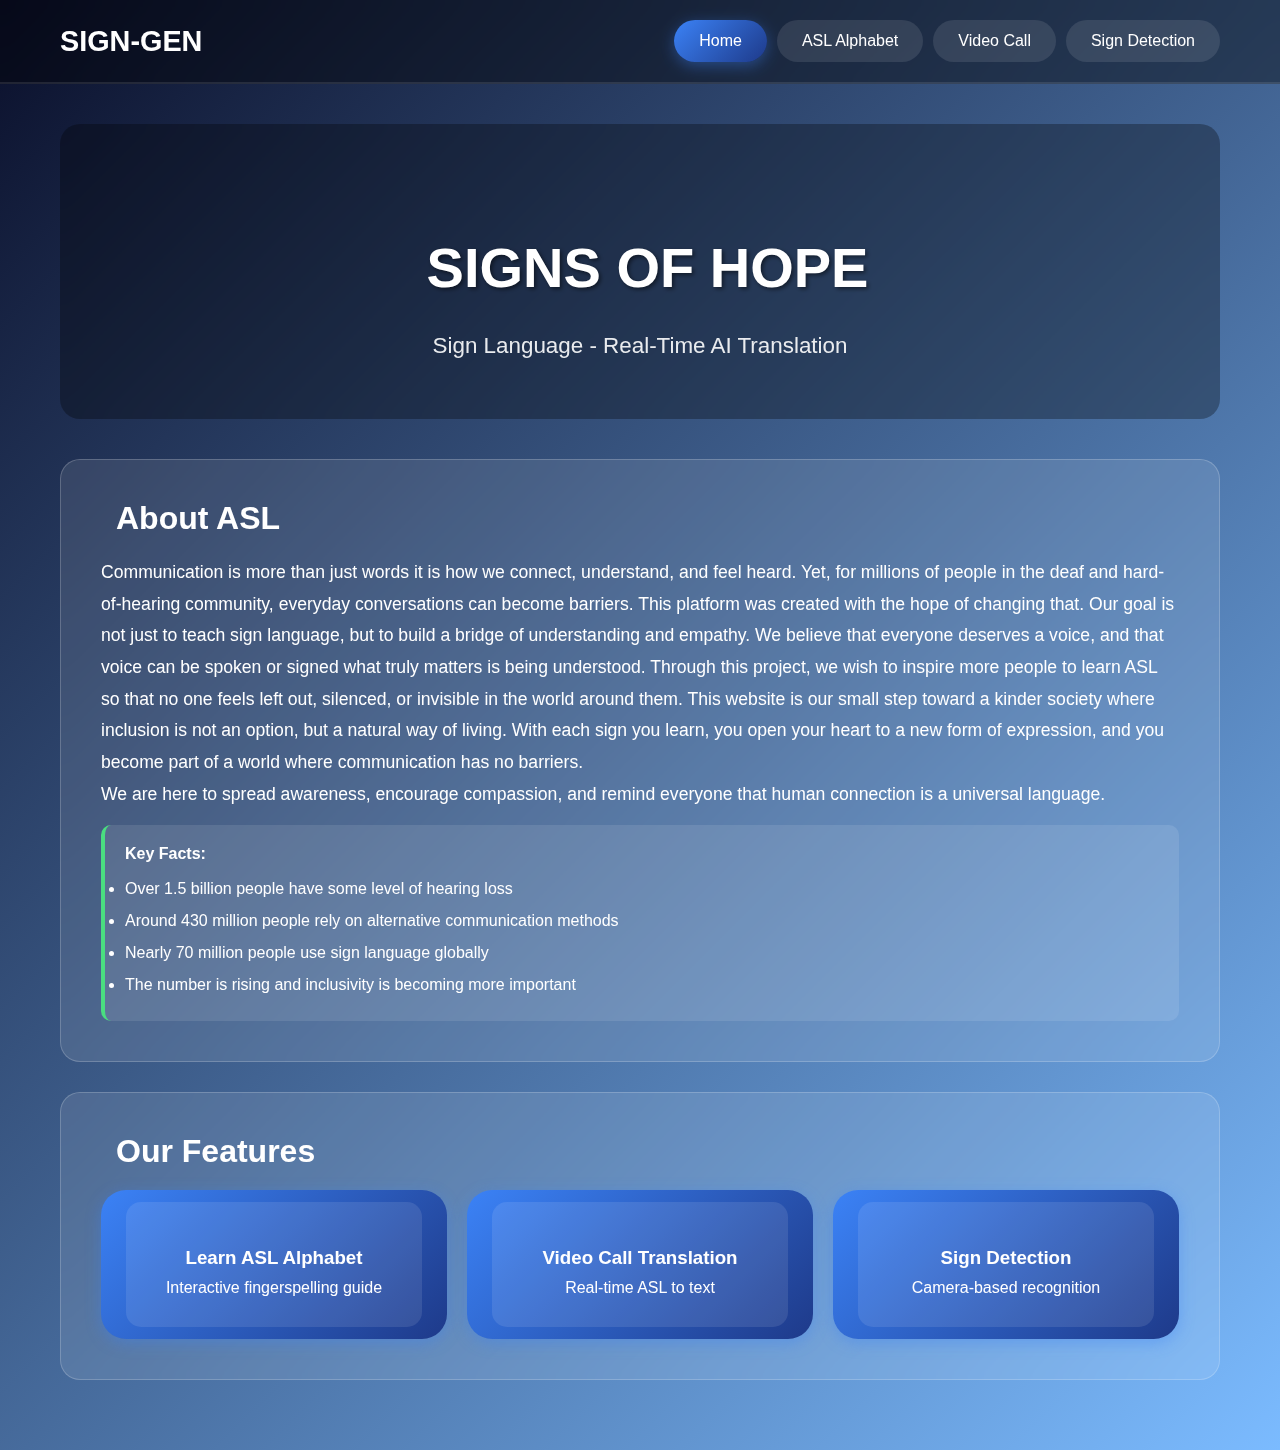
<file: index.html>
<!DOCTYPE html>
<html lang="en">
<head>
    <meta charset="UTF-8">
    <meta name="viewport" content="width=device-width, initial-scale=1.0">
    <title>ASL Translation Technology - Home</title>
    <style>
        * {
            margin: 0;
            padding: 0;
            box-sizing: border-box;
        }

        body {
            font-family: 'Segoe UI', Tahoma, Geneva, Verdana, sans-serif;
            background: linear-gradient(135deg, #0a0f2a 0%, #7bbbff 100%);
            color: #fff;
            overflow-x: hidden;
            min-height: 100vh;
        }

        .navbar {
            background: rgba(0, 0, 0, 0.4);
            backdrop-filter: blur(10px);
            padding: 20px 0;
            position: sticky;
            top: 0;
            z-index: 100;
            border-bottom: 2px solid rgba(255, 255, 255, 0.1);
        }

        .nav-container {
            max-width: 1200px;
            margin: 0 auto;
            display: flex;
            justify-content: space-between;
            align-items: center;
            padding: 0 20px;
        }

        .logo {
            font-size: 1.8em;
            font-weight: bold;
            display: flex;
            align-items: center;
            gap: 10px;
        }

        .nav-menu {
            display: flex;
            gap: 10px;
            list-style: none;
        }

        .nav-item {
            padding: 12px 25px;
            cursor: pointer;
            border-radius: 25px;
            transition: all 0.3s ease;
            background: rgba(255, 255, 255, 0.1);
            font-weight: 500;
            text-decoration: none;
            color: white;
            display: block;
        }

        .nav-item:hover {
            background: rgba(255, 255, 255, 0.2);
            transform: translateY(-2px);
        }

        .nav-item.active {
            background: linear-gradient(135deg, #3b82f6 0%, #1e3a8a 100%);
            box-shadow: 0 4px 15px rgba(59, 130, 246, 0.4);
        }

        .container {
            max-width: 1200px;
            margin: 0 auto;
            padding: 40px 20px;
        }

        header {
            text-align: center;
            padding: 60px 20px;
            background: rgba(0, 0, 0, 0.3);
            border-radius: 20px;
            margin-bottom: 40px;
            backdrop-filter: blur(10px);
        }

        h1 {
            font-size: 3.5em;
            margin-bottom: 20px;
            text-shadow: 2px 2px 4px rgba(0, 0, 0, 0.5);
        }

        .subtitle {
            font-size: 1.4em;
            opacity: 0.9;
        }

        .flag-icon {
            font-size: 2em;
            margin-right: 15px;
        }

        .section {
            background: rgba(255, 255, 255, 0.1);
            backdrop-filter: blur(10px);
            border-radius: 20px;
            padding: 40px;
            margin-bottom: 30px;
            border: 1px solid rgba(255, 255, 255, 0.2);
            transition: transform 0.3s ease;
        }

        .section:hover {
            transform: translateY(-5px);
        }

        h2 {
            font-size: 2em;
            margin-bottom: 20px;
            display: flex;
            align-items: center;
            gap: 15px;
        }

        .icon {
            font-size: 1.5em;
        }

        .info-box {
            background: rgba(255, 255, 255, 0.1);
            padding: 20px;
            border-radius: 10px;
            margin-top: 15px;
            border-left: 4px solid #4ade80;
        }

        .wave-animation {
            animation: wave 2s ease-in-out infinite;
        }

        @keyframes wave {
            0%, 100% { transform: translateY(0); }
            50% { transform: translateY(-10px); }
        }

        @media (max-width: 768px) {
            h1 {
                font-size: 2em;
            }

            .section {
                padding: 25px;
            }

            .nav-menu {
                gap: 5px;
            }

            .nav-item {
                padding: 10px 15px;
                font-size: 0.9em;
            }

            .logo {
                font-size: 1.3em;
            }
        }
    </style>
</head>
<body>
    <nav class="navbar">
        <div class="nav-container">
            <div class="logo">SIGN-GEN</div>
            <ul class="nav-menu">
                <a href="index.html" class="nav-item active"> Home</a>
                <a href="asl-alphabet.html" class="nav-item"> ASL Alphabet</a>
                <a href="asl_call.html" class="nav-item"> Video Call</a>
                <a href="sign-detection.html" class="nav-item"> Sign Detection</a>
            </ul>
        </div>
    </nav>

    <div class="container">
        <header>
            <h1 class="wave-animation"><span class="flag-icon"></span>SIGNS OF HOPE</h1>
            <p class="subtitle">Sign Language - Real-Time AI Translation</p>
        </header>

        <div class="section">
            <h2><span class="icon"></span> About ASL</h2>
            <p style="font-size: 1.1em; line-height: 1.8;">Communication is more than just words  it is how we connect, understand, and feel heard. Yet, for millions of people in the deaf and hard-of-hearing community, everyday conversations can become barriers. This platform was created with the hope of changing that.
Our goal is not just to teach sign language, but to build a bridge of understanding and empathy. We believe that everyone deserves a voice, and that voice can be spoken or signed  what truly matters is being understood. Through this project, we wish to inspire more people to learn ASL so that no one feels left out, silenced, or invisible in the world around them.

This website is our small step toward a kinder society  where inclusion is not an option, but a natural way of living. With each sign you learn, you open your heart to a new form of expression, and you become part of a world where communication has no barriers.<br>

We are here to spread awareness, encourage compassion, and remind everyone that human connection is a universal language.</p>
            
            <div class="info-box">
                <strong>Key Facts:</strong>
                <ul style="margin-top: 10px; line-height: 2;">
                    <li> Over 1.5 billion people have some level of hearing loss</li>
                    <li> Around 430 million people rely on alternative communication methods</li>
                    <li> Nearly 70 million people use sign language globally</li>
                    <li> The number is rising and inclusivity is becoming more important</li>
                </ul>
            </div>
        </div>

        <div class="section">
            <h2><span class="icon"></span> Our Features</h2>
            <div style="display: grid; grid-template-columns: repeat(auto-fit, minmax(250px, 1fr)); gap: 20px; margin-top: 20px;">
                    <a href="asl-alphabet.html" class="nav-item active">
                
                <div style="background: rgba(255, 255, 255, 0.1); padding: 30px; border-radius: 15px; text-align: center;">
                    <div style="font-size: 3em; margin-bottom: 15px;"></div>
                    <h3>Learn ASL Alphabet</h3>
                    <p style="margin-top: 10px;">Interactive fingerspelling guide</p>
                </div>
                 </a>
                  <a href="asl_call.html" class="nav-item active"> 
                <div style="background: rgba(255, 255, 255, 0.1); padding: 30px; border-radius: 15px; text-align: center;">
                    <div style="font-size: 3em; margin-bottom: 15px;"></div>
                    <h3>Video Call Translation</h3>
                    <p style="margin-top: 10px;">Real-time ASL to text</p>
                </div>
                </a>
                <a href="sign-detection.html" class="nav-item active">
                <div style="background: rgba(255, 255, 255, 0.1); padding: 30px; border-radius: 15px; text-align: center;">
                    <div style="font-size: 3em; margin-bottom: 15px;"></div>
                    <h3>Sign Detection</h3>
                    <p style="margin-top: 10px;">Camera-based recognition</p>
                        
                </div>
                </a>
            </div>
        </div>
    </div>
</body>
</html>
</file>
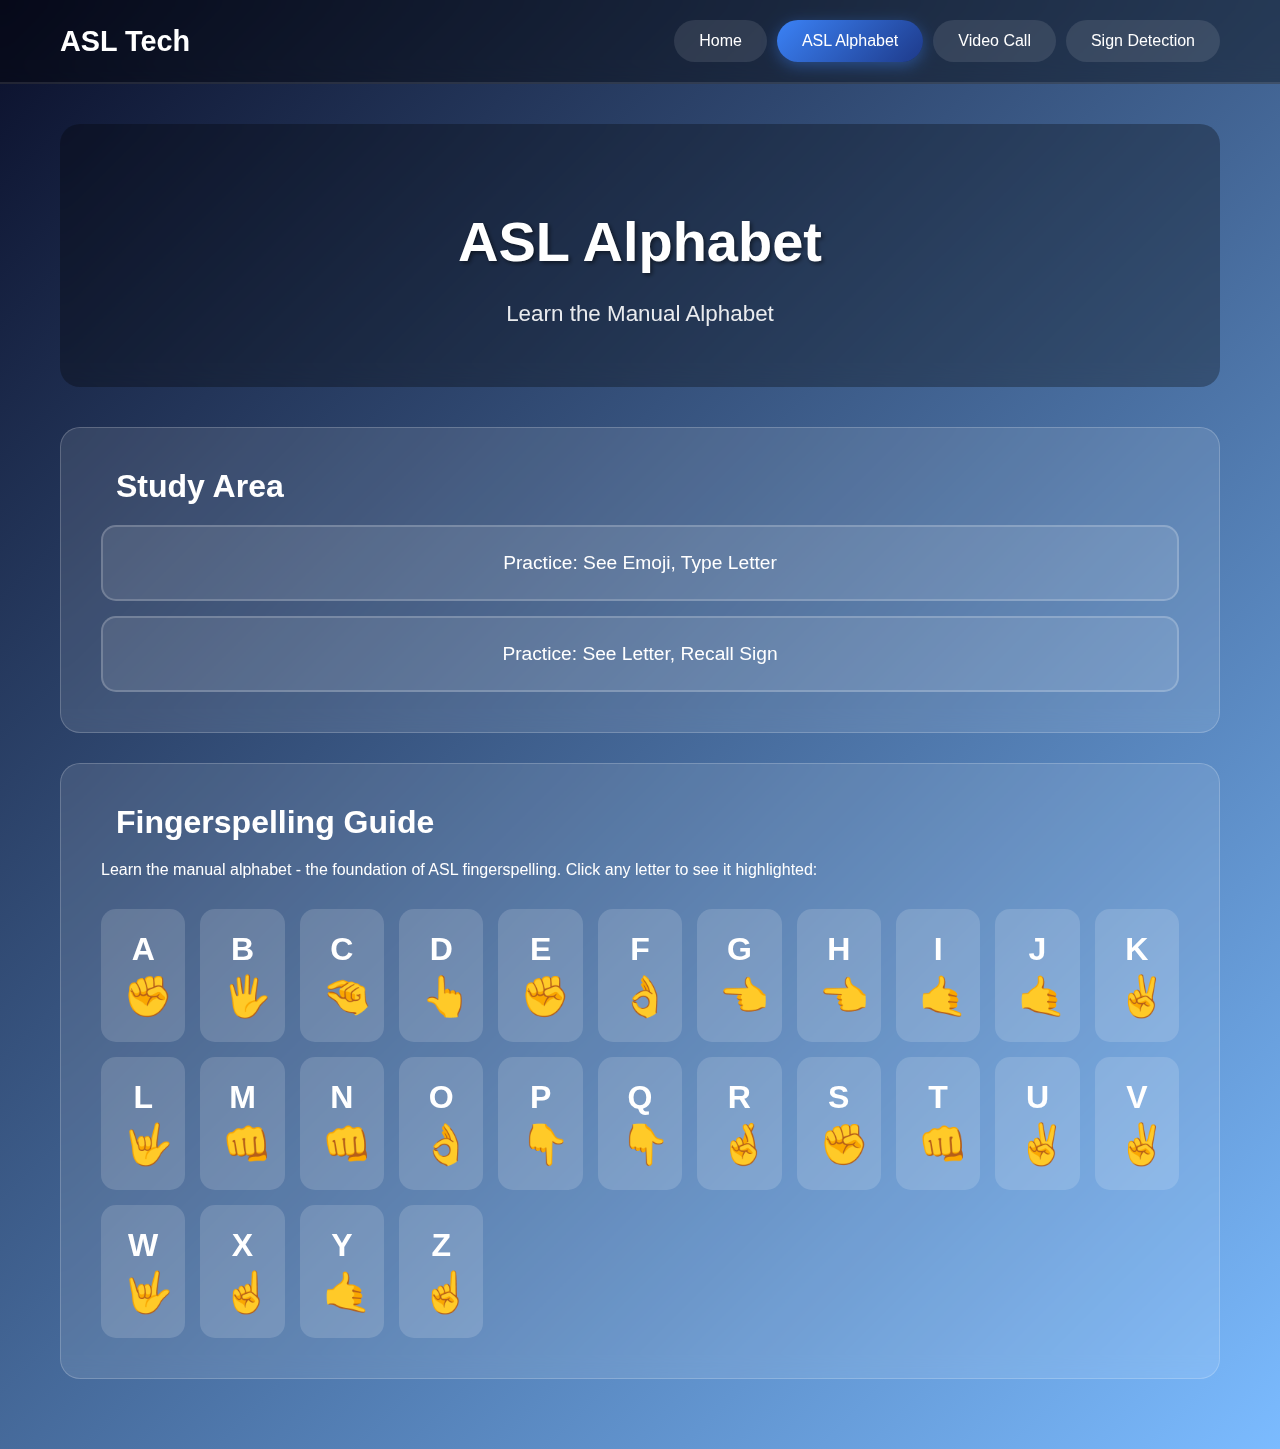
<file: asl-alphabet.html>
<!DOCTYPE html>
<html lang="en">
<head>
    <meta charset="UTF-8">
    <meta name="viewport" content="width=device-width, initial-scale=1.0">
    <title>ASL Alphabet</title>
    <style>
        * {
            margin: 0;
            padding: 0;
            box-sizing: border-box;
        }

        body {
            font-family: 'Segoe UI', Tahoma, Geneva, Verdana, sans-serif;
            background: linear-gradient(135deg, #0a0f2a 0%, #7bbbff 100%);
            color: #fff;
            overflow-x: hidden;
            min-height: 100vh;
        }

        .navbar {
            background: rgba(0, 0, 0, 0.4);
            backdrop-filter: blur(10px);
            padding: 20px 0;
            position: sticky;
            top: 0;
            z-index: 100;
            border-bottom: 2px solid rgba(255, 255, 255, 0.1);
        }

        .nav-container {
            max-width: 1200px;
            margin: 0 auto;
            display: flex;
            justify-content: space-between;
            align-items: center;
            padding: 0 20px;
        }

        .logo {
            font-size: 1.8em;
            font-weight: bold;
            display: flex;
            align-items: center;
            gap: 10px;
        }

        .nav-menu {
            display: flex;
            gap: 10px;
            list-style: none;
        }

        .nav-item {
            padding: 12px 25px;
            cursor: pointer;
            border-radius: 25px;
            transition: all 0.3s ease;
            background: rgba(255, 255, 255, 0.1);
            font-weight: 500;
            text-decoration: none;
            color: white;
            display: block;
        }

        .nav-item:hover {
            background: rgba(255, 255, 255, 0.2);
            transform: translateY(-2px);
        }

        .nav-item.active {
            background: linear-gradient(135deg, #3b82f6 0%, #1e3a8a 100%);
            box-shadow: 0 4px 15px rgba(59, 130, 246, 0.4);
        }

        .container {
            max-width: 1200px;
            margin: 0 auto;
            padding: 40px 20px;
        }

        header {
            text-align: center;
            padding: 60px 20px;
            background: rgba(0, 0, 0, 0.3);
            border-radius: 20px;
            margin-bottom: 40px;
            backdrop-filter: blur(10px);
        }

        h1 {
            font-size: 3.5em;
            margin-bottom: 20px;
            text-shadow: 2px 2px 4px rgba(0, 0, 0, 0.5);
        }

        .subtitle {
            font-size: 1.4em;
            opacity: 0.9;
        }

        .section {
            background: rgba(255, 255, 255, 0.1);
            backdrop-filter: blur(10px);
            border-radius: 20px;
            padding: 40px;
            margin-bottom: 30px;
            border: 1px solid rgba(255, 255, 255, 0.2);
        }

        h2 {
            font-size: 2em;
            margin-bottom: 20px;
            display: flex;
            align-items: center;
            gap: 15px;
        }

        .icon {
            font-size: 1.5em;
        }

        .alphabet-grid {
            display: grid;
            grid-template-columns: repeat(auto-fill, minmax(80px, 1fr));
            gap: 15px;
            margin-top: 30px;
        }

        .alphabet-card {
            background: rgba(255, 255, 255, 0.15);
            padding: 20px;
            border-radius: 15px;
            text-align: center;
            transition: all 0.3s ease;
            cursor: pointer;
            border: 2px solid transparent;
        }

        .alphabet-card:hover {
            background: rgba(255, 255, 255, 0.25);
            border-color: rgba(255, 255, 255, 0.5);
            transform: scale(1.1);
        }

        .alphabet-letter {
            font-size: 2em;
            font-weight: bold;
            margin-bottom: 5px;
        }

        .hand-emoji {
            font-size: 2.5em;
        }

        .study-area {
            display: flex;
            flex-direction: column;
            gap: 30px;
        }

        .quiz-container {
            background: rgba(255, 255, 255, 0.08);
            padding: 40px;
            border-radius: 15px;
            text-align: center;
        }

        .quiz-letter {
            font-size: 8em;
            margin: 30px 0;
            animation: fadeIn 0.5s ease;
        }

        @keyframes fadeIn {
            from { opacity: 0; transform: scale(0.8); }
            to { opacity: 1; transform: scale(1); }
        }

        .quiz-input {
            font-size: 2em;
            padding: 15px 30px;
            border: 3px solid rgba(255, 255, 255, 0.3);
            border-radius: 15px;
            background: rgba(255, 255, 255, 0.1);
            color: white;
            text-align: center;
            width: 120px;
            text-transform: uppercase;
        }

        .quiz-input:focus {
            outline: none;
            border-color: #3b82f6;
            background: rgba(255, 255, 255, 0.15);
        }

        .quiz-buttons {
            display: flex;
            gap: 15px;
            justify-content: center;
            margin-top: 30px;
            flex-wrap: wrap;
        }

        .btn {
            padding: 15px 35px;
            border: none;
            border-radius: 25px;
            font-size: 1.1em;
            font-weight: bold;
            cursor: pointer;
            transition: all 0.3s ease;
        }

        .btn-primary {
            background: linear-gradient(135deg, #3b82f6 0%, #1e3a8a 100%);
            color: white;
        }

        .btn-primary:hover {
            transform: translateY(-2px);
            box-shadow: 0 5px 20px rgba(59, 130, 246, 0.4);
        }

        .btn-secondary {
            background: rgba(255, 255, 255, 0.2);
            color: white;
        }

        .btn-secondary:hover {
            background: rgba(255, 255, 255, 0.3);
        }

        .score-display {
            display: flex;
            justify-content: center;
            gap: 40px;
            margin-top: 20px;
            font-size: 1.3em;
        }

        .score-item {
            display: flex;
            align-items: center;
            gap: 10px;
        }

        .feedback {
            font-size: 1.5em;
            margin-top: 20px;
            min-height: 40px;
            font-weight: bold;
        }

        .feedback.correct {
            color: #4ade80;
        }

        .feedback.incorrect {
            color: #f87171;
        }

        .practice-mode {
            display: grid;
            gap: 15px;
        }

        .mode-btn {
            padding: 25px;
            background: rgba(255, 255, 255, 0.1);
            border: 2px solid rgba(255, 255, 255, 0.2);
            border-radius: 15px;
            color: white;
            font-size: 1.2em;
            cursor: pointer;
            transition: all 0.3s ease;
        }

        .mode-btn:hover {
            background: rgba(255, 255, 255, 0.2);
            transform: translateX(10px);
        }

        @media (max-width: 768px) {
            h1 {
                font-size: 2em;
            }

            .section {
                padding: 25px;
            }

            .alphabet-grid {
                grid-template-columns: repeat(auto-fill, minmax(60px, 1fr));
            }

            .nav-menu {
                gap: 5px;
            }

            .nav-item {
                padding: 10px 15px;
                font-size: 0.9em;
            }

            .logo {
                font-size: 1.3em;
            }

            .quiz-letter {
                font-size: 5em;
            }

            .quiz-buttons {
                flex-direction: column;
            }

            .score-display {
                flex-direction: column;
                gap: 15px;
            }
        }
    </style>
</head>
<body>
    <nav class="navbar">
        <div class="nav-container">
            <div class="logo">ASL Tech</div>
            <ul class="nav-menu">
                <a href="index.html" class="nav-item"> Home</a>
                <a href="asl-alphabet.html" class="nav-item active"> ASL Alphabet</a>
                <a href="asl_call.html" class="nav-item">Video Call</a>
                <a href="sign-detection.html" class="nav-item"> Sign Detection</a>
            </ul>
        </div>
    </nav>

    <div class="container">
        <header>
            <h1><span class="icon"></span> ASL Alphabet</h1>
            <p class="subtitle">Learn the Manual Alphabet</p>
        </header>

        <div class="section">
            <h2><span class="icon"></span> Study Area</h2>
            <div class="study-area">
                <div class="practice-mode">
                    <button class="mode-btn" onclick="startQuiz('emoji')">
                         Practice: See Emoji, Type Letter
                    </button>
                    <button class="mode-btn" onclick="startQuiz('letter')">
                         Practice: See Letter, Recall Sign
                    </button>
                </div>

                <div class="quiz-container" id="quizContainer" style="display: none;">
                    <div class="quiz-letter" id="quizDisplay"></div>
                    <input type="text" 
                           class="quiz-input" 
                           id="quizInput" 
                           maxlength="1" 
                           placeholder="?"
                           autocomplete="off">
                    <div class="feedback" id="feedback"></div>
                    <div class="score-display">
                        <div class="score-item">
                            <span> Correct:</span>
                            <span id="correctCount">0</span>
                        </div>
                        <div class="score-item">
                            <span> Wrong:</span>
                            <span id="wrongCount">0</span>
                        </div>
                        <div class="score-item">
                            <span> Streak:</span>
                            <span id="streakCount">0</span>
                        </div>
                    </div>
                    <div class="quiz-buttons">
                        <button class="btn btn-primary" onclick="checkAnswer()">Check Answer</button>
                        <button class="btn btn-secondary" onclick="skipQuestion()">Skip</button>
                        <button class="btn btn-secondary" onclick="endQuiz()">End Practice</button>
                    </div>
                </div>
            </div>
        </div>

        <div class="section">
            <h2><span class="icon"></span> Fingerspelling Guide</h2>
            <p>Learn the manual alphabet - the foundation of ASL fingerspelling. Click any letter to see it highlighted:</p>
            
            <div class="alphabet-grid">
                <div class="alphabet-card" onclick="speakLetter('A')">
                    <div class="alphabet-letter">A</div>
                    <div class="hand-emoji">✊</div>
                </div>
                <div class="alphabet-card" onclick="speakLetter('B')">
                    <div class="alphabet-letter">B</div>
                    <div class="hand-emoji">🖐</div>
                </div>
                <div class="alphabet-card" onclick="speakLetter('C')">
                    <div class="alphabet-letter">C</div>
                    <div class="hand-emoji">🤏</div>
                </div>
                <div class="alphabet-card" onclick="speakLetter('D')">
                    <div class="alphabet-letter">D</div>
                    <div class="hand-emoji">👆</div>
                </div>
                <div class="alphabet-card" onclick="speakLetter('E')">
                    <div class="alphabet-letter">E</div>
                    <div class="hand-emoji">✊</div>
                </div>
                <div class="alphabet-card" onclick="speakLetter('F')">
                    <div class="alphabet-letter">F</div>
                    <div class="hand-emoji">👌</div>
                </div>
                <div class="alphabet-card" onclick="speakLetter('G')">
                    <div class="alphabet-letter">G</div>
                    <div class="hand-emoji">👈</div>
                </div>
                <div class="alphabet-card" onclick="speakLetter('H')">
                    <div class="alphabet-letter">H</div>
                    <div class="hand-emoji">👈</div>
                </div>
                <div class="alphabet-card" onclick="speakLetter('I')">
                    <div class="alphabet-letter">I</div>
                    <div class="hand-emoji">🤙</div>
                </div>
                <div class="alphabet-card" onclick="speakLetter('J')">
                    <div class="alphabet-letter">J</div>
                    <div class="hand-emoji">🤙</div>
                </div>
                <div class="alphabet-card" onclick="speakLetter('K')">
                    <div class="alphabet-letter">K</div>
                    <div class="hand-emoji">✌️</div>
                </div>
                <div class="alphabet-card" onclick="speakLetter('L')">
                    <div class="alphabet-letter">L</div>
                    <div class="hand-emoji">🤟</div>
                </div>
                <div class="alphabet-card" onclick="speakLetter('M')">
                    <div class="alphabet-letter">M</div>
                    <div class="hand-emoji">👊</div>
                </div>
                <div class="alphabet-card" onclick="speakLetter('N')">
                    <div class="alphabet-letter">N</div>
                    <div class="hand-emoji">👊</div>
                </div>
                <div class="alphabet-card" onclick="speakLetter('O')">
                    <div class="alphabet-letter">O</div>
                    <div class="hand-emoji">👌</div>
                </div>
                <div class="alphabet-card" onclick="speakLetter('P')">
                    <div class="alphabet-letter">P</div>
                    <div class="hand-emoji">👇</div>
                </div>
                <div class="alphabet-card" onclick="speakLetter('Q')">
                    <div class="alphabet-letter">Q</div>
                    <div class="hand-emoji">👇</div>
                </div>
                <div class="alphabet-card" onclick="speakLetter('R')">
                    <div class="alphabet-letter">R</div>
                    <div class="hand-emoji">🤞</div>
                </div>
                <div class="alphabet-card" onclick="speakLetter('S')">
                    <div class="alphabet-letter">S</div>
                    <div class="hand-emoji">✊</div>
                </div>
                <div class="alphabet-card" onclick="speakLetter('T')">
                    <div class="alphabet-letter">T</div>
                    <div class="hand-emoji">👊</div>
                </div>
                <div class="alphabet-card" onclick="speakLetter('U')">
                    <div class="alphabet-letter">U</div>
                    <div class="hand-emoji">✌️</div>
                </div>
                <div class="alphabet-card" onclick="speakLetter('V')">
                    <div class="alphabet-letter">V</div>
                    <div class="hand-emoji">✌️</div>
                </div>
                <div class="alphabet-card" onclick="speakLetter('W')">
                    <div class="alphabet-letter">W</div>
                    <div class="hand-emoji">🤟</div>
                </div>
                <div class="alphabet-card" onclick="speakLetter('X')">
                    <div class="alphabet-letter">X</div>
                    <div class="hand-emoji">☝️</div>
                </div>
                <div class="alphabet-card" onclick="speakLetter('Y')">
                    <div class="alphabet-letter">Y</div>
                    <div class="hand-emoji">🤙</div>
                </div>
                <div class="alphabet-card" onclick="speakLetter('Z')">
                    <div class="alphabet-letter">Z</div>
                    <div class="hand-emoji">☝️</div>
                </div>
            </div>
        </div>
    </div>

    <script>
        const alphabet = {
            'A': '✊', 'B': '🖐', 'C': '🤏', 'D': '👆', 'E': '✊', 'F': '👌',
            'G': '👈', 'H': '👈', 'I': '🤙', 'J': '🤙', 'K': '✌️', 'L': '🤟',
            'M': '👊', 'N': '👊', 'O': '👌', 'P': '👇', 'Q': '👇', 'R': '🤞',
            'S': '✊', 'T': '👊', 'U': '✌️', 'V': '✌️', 'W': '🤟', 'X': '☝️',
            'Y': '🤙', 'Z': '☝️'
        };

        let quizMode = '';
        let currentLetter = '';
        let correct = 0;
        let wrong = 0;
        let streak = 0;

        function startQuiz(mode) {
            quizMode = mode;
            document.querySelector('.practice-mode').style.display = 'none';
            document.getElementById('quizContainer').style.display = 'block';
            correct = 0;
            wrong = 0;
            streak = 0;
            updateScore();
            nextQuestion();
            document.getElementById('quizInput').focus();
        }

        function nextQuestion() {
            const letters = Object.keys(alphabet);
            currentLetter = letters[Math.floor(Math.random() * letters.length)];
            const display = document.getElementById('quizDisplay');
            
            if (quizMode === 'emoji') {
                display.textContent = alphabet[currentLetter];
            } else {
                display.textContent = currentLetter;
            }
            
            document.getElementById('quizInput').value = '';
            document.getElementById('feedback').textContent = '';
            document.getElementById('feedback').className = 'feedback';
        }

        function checkAnswer() {
            const input = document.getElementById('quizInput').value.toUpperCase();
            const feedback = document.getElementById('feedback');
            
            if (!input) {
                feedback.textContent = 'Please enter a letter!';
                feedback.className = 'feedback';
                return;
            }
            
            if (input === currentLetter) {
                correct++;
                streak++;
                feedback.textContent = ' Correct!';
                feedback.className = 'feedback correct';
            } else {
                wrong++;
                streak = 0;
                feedback.textContent = ` Wrong! The answer was ${currentLetter}`;
                feedback.className = 'feedback incorrect';
            }
            
            updateScore();
            setTimeout(nextQuestion, 1500);
        }

        function skipQuestion() {
            streak = 0;
            updateScore();
            nextQuestion();
        }

        function updateScore() {
            document.getElementById('correctCount').textContent = correct;
            document.getElementById('wrongCount').textContent = wrong;
            document.getElementById('streakCount').textContent = streak;
        }

        function endQuiz() {
            document.querySelector('.practice-mode').style.display = 'grid';
            document.getElementById('quizContainer').style.display = 'none';
            
            const total = correct + wrong;
            if (total > 0) {
                const percentage = Math.round((correct / total) * 100);
                alert(`Great job! \n\nYou got ${correct} out of ${total} correct (${percentage}%)\nBest streak: ${streak}`);
            }
        }

        document.getElementById('quizInput').addEventListener('keypress', (e) => {
            if (e.key === 'Enter') {
                checkAnswer();
            }
        });

        function speakLetter(letter) {
            const display = document.createElement('div');
            display.style.position = 'fixed';
            display.style.top = '50%';
            display.style.left = '50%';
            display.style.transform = 'translate(-50%, -50%)';
            display.style.background = 'rgba(59, 130, 246, 0.95)';
            display.style.padding = '40px 60px';
            display.style.borderRadius = '20px';
            display.style.fontSize = '4em';
            display.style.fontWeight = 'bold';
            display.style.zIndex = '1000';
            display.style.boxShadow = '0 10px 40px rgba(0,0,0,0.5)';
            display.textContent = letter;
            document.body.appendChild(display);

            setTimeout(() => {
                display.remove();
            }, 800);
        }
    </script>
</body>
</html>
</file>
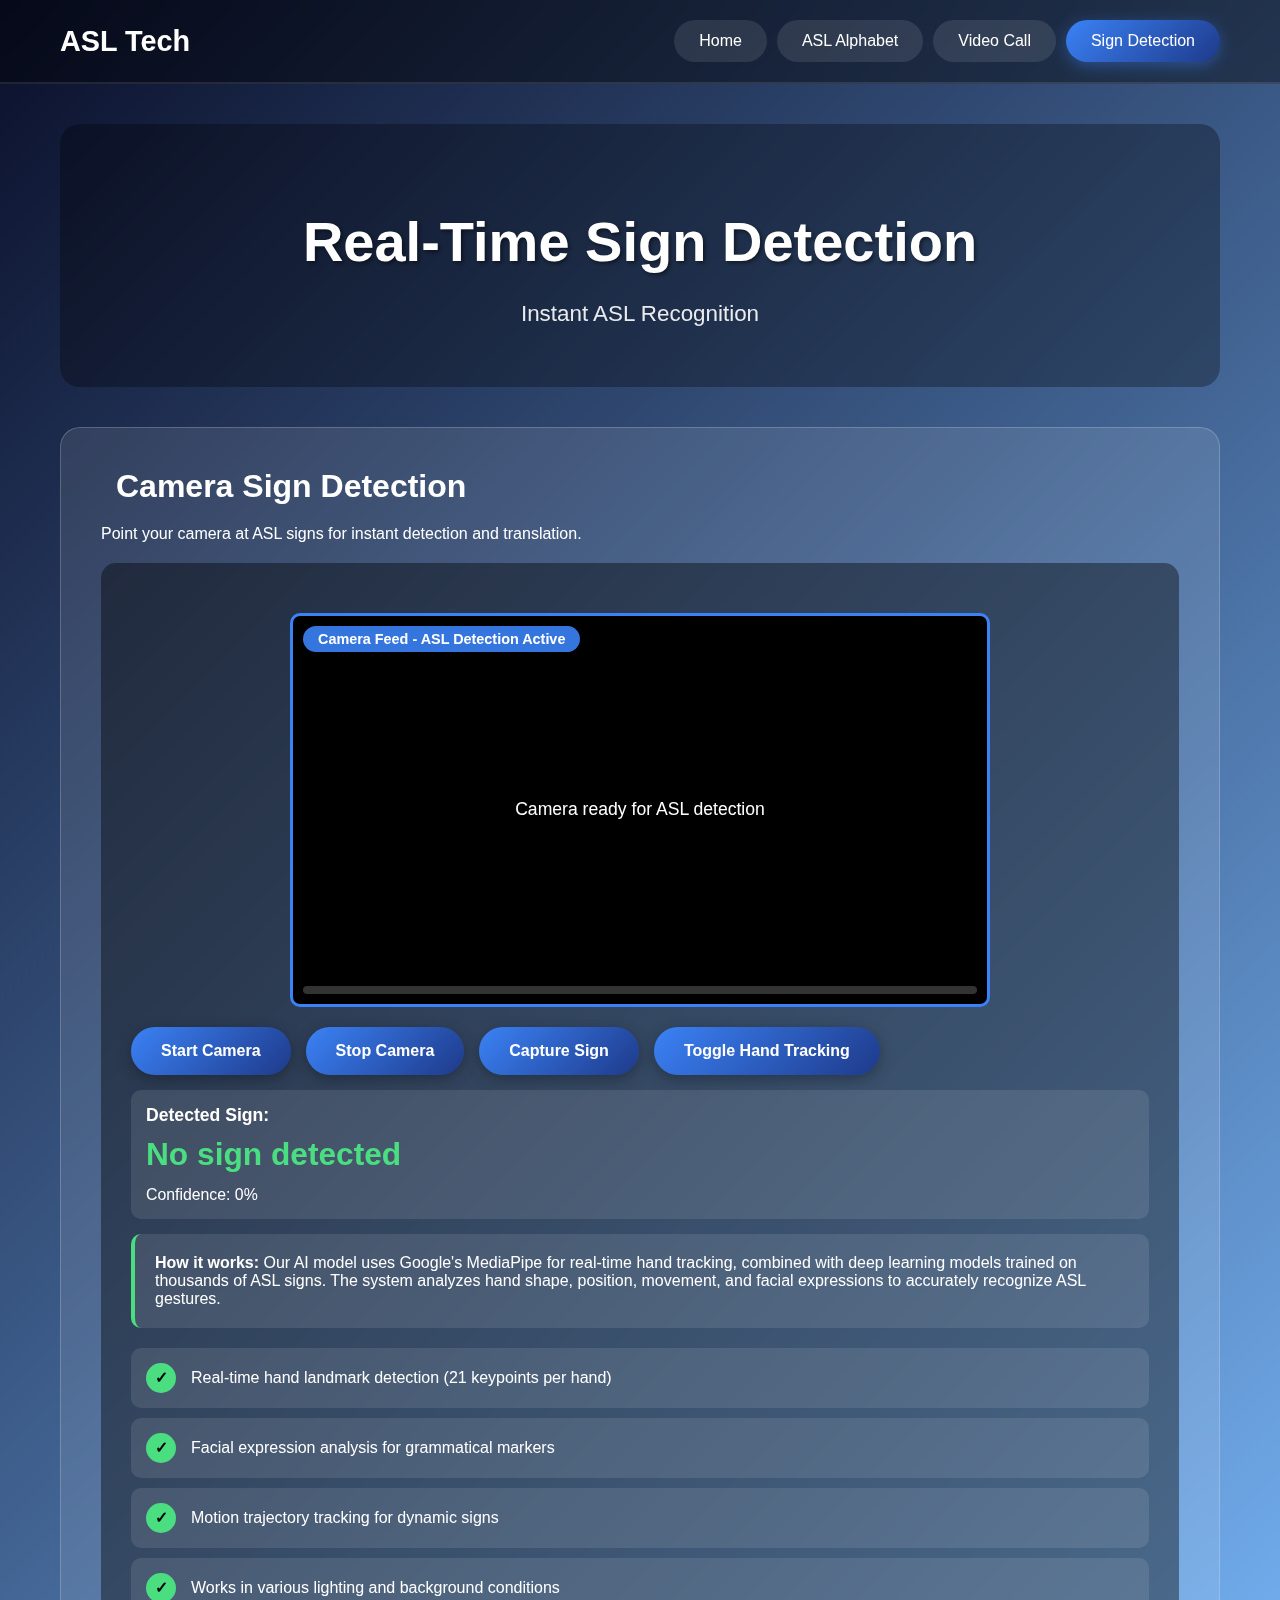
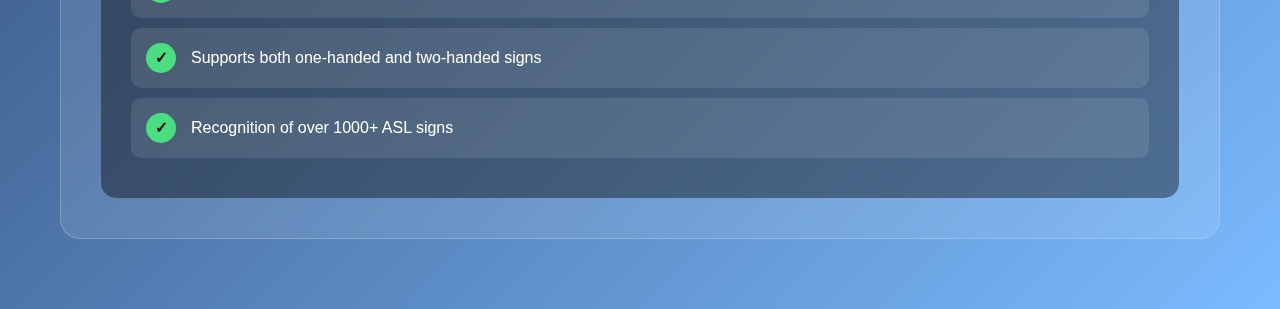
<file: sign-detection.html>
<!DOCTYPE html>
<html lang="en">
<head>
    <meta charset="UTF-8">
    <meta name="viewport" content="width=device-width, initial-scale=1.0">
    <title>Sign Detection</title>
    <style>
        * {
            margin: 0;
            padding: 0;
            box-sizing: border-box;
        }

        body {
            font-family: 'Segoe UI', Tahoma, Geneva, Verdana, sans-serif;
            background: linear-gradient(135deg, #0a0f2a 0%, #7bbbff 100%);
            color: #fff;
            overflow-x: hidden;
            min-height: 100vh;
        }

        .navbar {
            background: rgba(0, 0, 0, 0.4);
            backdrop-filter: blur(10px);
            padding: 20px 0;
            position: sticky;
            top: 0;
            z-index: 100;
            border-bottom: 2px solid rgba(255, 255, 255, 0.1);
        }

        .nav-container {
            max-width: 1200px;
            margin: 0 auto;
            display: flex;
            justify-content: space-between;
            align-items: center;
            padding: 0 20px;
        }

        .logo {
            font-size: 1.8em;
            font-weight: bold;
            display: flex;
            align-items: center;
            gap: 10px;
        }

        .nav-menu {
            display: flex;
            gap: 10px;
            list-style: none;
        }

        .nav-item {
            padding: 12px 25px;
            cursor: pointer;
            border-radius: 25px;
            transition: all 0.3s ease;
            background: rgba(255, 255, 255, 0.1);
            font-weight: 500;
            text-decoration: none;
            color: white;
            display: block;
        }

        .nav-item:hover {
            background: rgba(255, 255, 255, 0.2);
            transform: translateY(-2px);
        }

        .nav-item.active {
            background: linear-gradient(135deg, #3b82f6 0%, #1e3a8a 100%);
            box-shadow: 0 4px 15px rgba(59, 130, 246, 0.4);
        }

        .container {
            max-width: 1200px;
            margin: 0 auto;
            padding: 40px 20px;
        }

        header {
            text-align: center;
            padding: 60px 20px;
            background: rgba(0, 0, 0, 0.3);
            border-radius: 20px;
            margin-bottom: 40px;
            backdrop-filter: blur(10px);
        }

        h1 {
            font-size: 3.5em;
            margin-bottom: 20px;
            text-shadow: 2px 2px 4px rgba(0, 0, 0, 0.5);
        }

        .subtitle {
            font-size: 1.4em;
            opacity: 0.9;
        }

        .section {
            background: rgba(255, 255, 255, 0.1);
            backdrop-filter: blur(10px);
            border-radius: 20px;
            padding: 40px;
            margin-bottom: 30px;
            border: 1px solid rgba(255, 255, 255, 0.2);
        }

        h2 {
            font-size: 2em;
            margin-bottom: 20px;
            display: flex;
            align-items: center;
            gap: 15px;
        }

        .icon {
            font-size: 1.5em;
        }

        .demo-container {
            background: rgba(0, 0, 0, 0.4);
            border-radius: 15px;
            padding: 30px;
            margin-top: 20px;
        }

        .video-box-single {
            background: #000;
            border-radius: 10px;
            aspect-ratio: 16/9;
            display: flex;
            align-items: center;
            justify-content: center;
            position: relative;
            overflow: hidden;
            border: 3px solid #3b82f6;
            max-width: 700px;
            margin: 20px auto 0;
        }

        .video-placeholder {
            text-align: center;
            padding: 20px;
        }

        .video-label {
            position: absolute;
            top: 10px;
            left: 10px;
            background: rgba(59, 130, 246, 0.9);
            padding: 5px 15px;
            border-radius: 20px;
            font-size: 0.9em;
            font-weight: bold;
        }

        .confidence-bar {
            position: absolute;
            bottom: 10px;
            left: 10px;
            right: 10px;
            background: rgba(255, 255, 255, 0.2);
            height: 8px;
            border-radius: 4px;
            overflow: hidden;
        }

        .confidence-fill {
            height: 100%;
            background: #4ade80;
            width: 0%;
            transition: width 0.3s ease;
        }

        .controls {
            display: flex;
            gap: 15px;
            margin-top: 20px;
            flex-wrap: wrap;
        }

        button {
            background: linear-gradient(135deg, #3b82f6 0%, #1e3a8a 100%);
            color: white;
            border: none;
            padding: 15px 30px;
            border-radius: 30px;
            font-size: 1em;
            cursor: pointer;
            transition: all 0.3s ease;
            font-weight: bold;
            box-shadow: 0 4px 15px rgba(0, 0, 0, 0.3);
        }

        button:hover {
            transform: translateY(-2px);
            box-shadow: 0 6px 20px rgba(0, 0, 0, 0.4);
        }

        button:active {
            transform: translateY(0);
        }

        .status {
            margin-top: 15px;
            padding: 15px;
            background: rgba(255, 255, 255, 0.1);
            border-radius: 10px;
            font-size: 1.1em;
        }

        .detected-text {
            font-size: 1.8em;
            color: #4ade80;
            font-weight: bold;
            margin-top: 10px;
            min-height: 40px;
        }

        .info-box {
            background: rgba(255, 255, 255, 0.1);
            padding: 20px;
            border-radius: 10px;
            margin-top: 15px;
            border-left: 4px solid #4ade80;
        }

        .feature-list {
            list-style: none;
            margin-top: 20px;
        }

        .feature-list li {
            padding: 15px;
            background: rgba(255, 255, 255, 0.1);
            margin-bottom: 10px;
            border-radius: 10px;
            display: flex;
            align-items: center;
            gap: 15px;
        }

        .feature-list li::before {
            content: "✓";
            background: #4ade80;
            color: #000;
            width: 30px;
            height: 30px;
            border-radius: 50%;
            display: flex;
            align-items: center;
            justify-content: center;
            font-weight: bold;
            flex-shrink: 0;
        }

        @media (max-width: 768px) {
            h1 {
                font-size: 2em;
            }

            .section {
                padding: 25px;
            }

            .nav-menu {
                gap: 5px;
            }

            .nav-item {
                padding: 10px 15px;
                font-size: 0.9em;
            }

            .logo {
                font-size: 1.3em;
            }
        }
    </style>
</head>
<body>
    <nav class="navbar">
        <div class="nav-container">
            <div class="logo">ASL Tech</div>
            <ul class="nav-menu">
                <a href="index.html" class="nav-item">Home</a>
                <a href="asl-alphabet.html" class="nav-item">ASL Alphabet</a>
                <a href="asl_call.html" class="nav-item">Video Call</a>
                <a href="sign-detection.html" class="nav-item active">Sign Detection</a>
            </ul>
        </div>
    </nav>

    <div class="container">
        <header>
            <h1><span class="icon"></span> Real-Time Sign Detection</h1>
            <p class="subtitle">Instant ASL Recognition</p>
        </header>

        <div class="section">
            <h2><span class="icon"></span> Camera Sign Detection</h2>
            <p>Point your camera at ASL signs for instant detection and translation.</p>
            
            <div class="demo-container">
                <div class="video-box-single">
                    <div class="video-label">Camera Feed - ASL Detection Active</div>
                    <div class="video-placeholder">
                        <div style="font-size: 6em;"></div>
                        <p style="font-size: 1.1em;">Camera ready for ASL detection</p>
                    </div>
                    <div class="confidence-bar">
                        <div class="confidence-fill" id="camera-confidence"></div>
                    </div>
                </div>
                
                <div class="controls">
                    <button onclick="startCamera()">Start Camera</button>
                    <button onclick="stopCamera()">Stop Camera</button>
                    <button onclick="captureSign()">Capture Sign</button>
                    <button onclick="toggleHandTracking()">Toggle Hand Tracking</button>
                </div>
                
                <div class="status">
                    <strong>Detected Sign:</strong>
                    <div class="detected-text" id="detected-sign">No sign detected</div>
                    <div style="margin-top: 10px; font-size: 0.9em;" id="confidence-text">Confidence: 0%</div>
                </div>

                <div class="info-box">
                    <strong>How it works:</strong> Our AI model uses Google's MediaPipe for real-time hand tracking, combined with deep learning models trained on thousands of ASL signs. The system analyzes hand shape, position, movement, and facial expressions to accurately recognize ASL gestures.
                </div>

                <ul class="feature-list">
                    <li>Real-time hand landmark detection (21 keypoints per hand)</li>
                    <li>Facial expression analysis for grammatical markers</li>
                    <li>Motion trajectory tracking for dynamic signs</li>
                    <li>Works in various lighting and background conditions</li>
                    <li>Supports both one-handed and two-handed signs</li>
                    <li>Recognition of over 1000+ ASL signs</li>
                </ul>
            </div>
        </div>
    </div>

    <script>
        let cameraActive = false;
        let handTrackingEnabled = true;
        
        const aslSigns = [
            { sign: "HELLO", emoji: "👋", confidence: 95 },
            { sign: "THANK YOU", emoji: "🙏", confidence: 92 },
            { sign: "YES", emoji: "👍", confidence: 98 },
            { sign: "NO", emoji: "✋", confidence: 94 },
            { sign: "HELP", emoji: "🆘", confidence: 89 },
            { sign: "PLEASE", emoji: "🙏", confidence: 91 },
            { sign: "SORRY", emoji: "😔", confidence: 87 },
            { sign: "LOVE", emoji: "❤️", confidence: 96 },
            { sign: "FRIEND", emoji: "🤝", confidence: 93 },
            { sign: "FAMILY", emoji: "👨‍👩‍👧‍👦", confidence: 88 },
            { sign: "GOOD", emoji: "👍", confidence: 97 },
            { sign: "BAD", emoji: "👎", confidence: 90 }
        ];

        function startCamera() {
            cameraActive = true;
            document.getElementById('detected-sign').textContent = 'Initializing camera...';
            document.getElementById('confidence-text').textContent = 'Confidence: 0%';
            
            setTimeout(() => {
                if (cameraActive) {
                    document.getElementById('detected-sign').textContent = 'Ready - Make an ASL sign!';
                    simulateDetection();
                }
            }, 1000);
        }

        function stopCamera() {
            cameraActive = false;
            document.getElementById('detected-sign').textContent = 'Camera stopped';
            document.getElementById('confidence-text').textContent = 'Confidence: 0%';
            document.getElementById('camera-confidence').style.width = '0%';
        }

        function captureSign() {
            if (cameraActive) {
                const randomSign = aslSigns[Math.floor(Math.random() * aslSigns.length)];
                document.getElementById('detected-sign').textContent = 
                    `${randomSign.emoji} ${randomSign.sign}`;
                document.getElementById('confidence-text').textContent = 
                    `Confidence: ${randomSign.confidence}%`;
                document.getElementById('camera-confidence').style.width = randomSign.confidence + '%';
                
                document.getElementById('detected-sign').style.animation = 'pulse 0.5s ease-in-out';
                setTimeout(() => {
                    document.getElementById('detected-sign').style.animation = '';
                }, 500);
            } else {
                alert('Please start the camera first!');
            }
        }

        function toggleHandTracking() {
            handTrackingEnabled = !handTrackingEnabled;
            alert(handTrackingEnabled ? 'Hand tracking enabled' : 'Hand tracking disabled ✗');
        }

        function simulateDetection() {
            if (!cameraActive) return;
            
            if (Math.random() > 0.6) {
                const randomSign = aslSigns[Math.floor(Math.random() * aslSigns.length)];
                document.getElementById('detected-sign').textContent = 
                    `${randomSign.emoji} ${randomSign.sign}`;
                document.getElementById('confidence-text').textContent = 
                    `Confidence: ${randomSign.confidence}%`;
                document.getElementById('camera-confidence').style.width = randomSign.confidence + '%';
            }
            
            setTimeout(simulateDetection, 2500);
        }
    </script>
</body>
</html>
</file>
